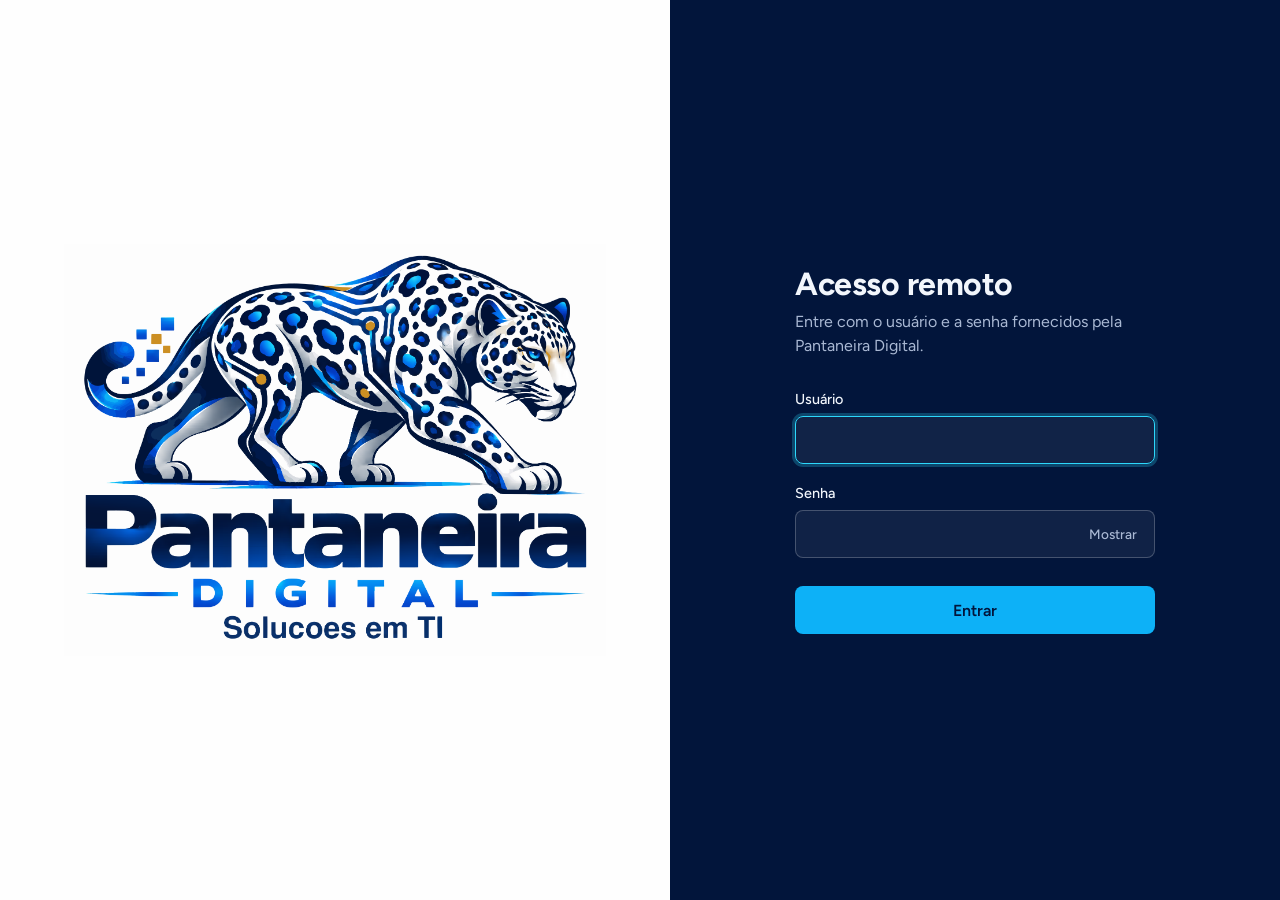
<file: app/pages/login.html>
<!DOCTYPE html>
<html lang="pt-BR">
<head>
  <meta charset="UTF-8">
  <meta name="viewport" content="width=device-width, initial-scale=1">
  <link rel="stylesheet" href="../static/css/style.css">
  <title>Pantaneira Digital | Login</title>
</head>
<body>
  <!doctype html>
<html lang="pt-BR">
<head>
<meta charset="utf-8">
<meta name="viewport" content="width=device-width, initial-scale=1">
<title>Acesso remoto · Pantaneira Digital</title>
<link rel="icon" type="image/webp" href="../static/src/logo_image.webp">
<link rel="preconnect" href="https://fonts.googleapis.com">
<link rel="preconnect" href="https://fonts.gstatic.com" crossorigin>
<link href="https://fonts.googleapis.com/css2?family=Figtree:wght@400;500;600;700&display=swap" rel="stylesheet">
<link src="../static/css/style.css">
</head>
<body>
  <main class="tela">
    <section class="marca">
      <img src="../static/src/login_image.webp" alt="Pantaneira Digital — Soluções em TI" fetchpriority="high">
    </section>

    <section class="acesso">
      <div class="form-wrap">
        <h1>Acesso remoto</h1>
        <p class="intro">Entre com o usuário e a senha fornecidos pela Pantaneira Digital.</p>

        <form method="post" autocomplete="on" id="loginForm">
          <div class="campo">
            <label for="username">Usuário</label>
            <input id="username" name="username" type="text" autocomplete="username" autocapitalize="none" spellcheck="false" required autofocus>
          </div>

          <div class="campo">
            <label for="password">Senha</label>
            <div class="entrada">
              <input id="password" name="password" type="password" autocomplete="current-password" required>
              <button type="button" class="mostrar" aria-controls="password" aria-pressed="false">Mostrar</button>
            </div>
          </div>

          <p id="error" role="alert" hidden></p>

          <button type="submit" class="entrar" id="button">Entrar</button>
        </form>
      </div>
    </section>
  </main>
</body>
  <script src="../static/js/login.js" type="module"></script>
</body>
</html>
</file>
<file: app/static/css/style.css>
:root {
    --branco: #fefefe;
    --marinho: #02153b;
    --marinho-2: #021c4b;
    --azul: #0db1f7;
    --ciano: #2dd7fb;
    --texto: #f2f6fc;
    --texto-suave: #a9b8d3;
    --linha: rgba(255, 255, 255, .22);
    --campo: rgba(255, 255, 255, .06);
    --erro: #ff9b9b;
    --fonte: "Figtree", system-ui, -apple-system, "Segoe UI", Roboto, sans-serif;
  }

  *, *::before, *::after { box-sizing: border-box; }
  html, body { height: 100%; }
  body {
    margin: 0;
    font-family: var(--fonte);
    color: var(--texto);
    background: var(--marinho);
    -webkit-font-smoothing: antialiased;
  }

  .tela {
    min-height: 100dvh;
    display: grid;
    grid-template-columns: minmax(0, 1.1fr) minmax(0, 1fr);
  }

  /* ---------- Painel da marca (esquerda) ---------- */
  .marca {
    background: var(--branco); /* mesmo fundo do SVG, a logo se funde com o painel */
    display: grid;
    place-items: center;
    padding: clamp(24px, 5vw, 72px);
  }
  .marca img {
    display: block;
    width: min(100%, 600px);
    height: auto;
  }

  /* ---------- Painel de acesso (direita) ---------- */
  .acesso {
    background: var(--marinho);
    display: grid;
    place-items: center;
    padding: clamp(24px, 5vw, 72px);
  }
  .form-wrap { width: 100%; max-width: 360px; }

  h1 {
    margin: 0 0 8px;
    font-size: 2rem;
    line-height: 1.15;
    font-weight: 700;
    letter-spacing: -.015em;
  }
  .intro {
    margin: 0 0 32px;
    color: var(--texto-suave);
    font-size: 1rem;
    line-height: 1.5;
    max-width: 34ch;
  }

  .campo { margin-bottom: 20px; }
  label {
    display: block;
    margin-bottom: 8px;
    font-size: .9rem;
    font-weight: 500;
    color: var(--texto);
  }
  .entrada { position: relative; }
  input {
    width: 100%;
    height: 48px;
    padding: 0 14px;
    font: inherit;
    font-size: 1rem;
    color: var(--texto);
    background: var(--campo);
    border: 1px solid var(--linha);
    border-radius: 8px;
    transition: border-color .15s, box-shadow .15s;
  }
  input:hover { border-color: rgba(255, 255, 255, .38); }
  input:focus {
    outline: none;
    border-color: var(--ciano);
    box-shadow: 0 0 0 3px rgba(45, 215, 251, .25);
  }
  input:-webkit-autofill {
    -webkit-text-fill-color: var(--texto);
    box-shadow: 0 0 0 100px var(--marinho-2) inset;
    caret-color: var(--texto);
  }
  #senha { padding-right: 84px; }

  .mostrar {
    position: absolute;
    top: 6px; right: 6px;
    height: 36px;
    padding: 0 12px;
    font: inherit;
    font-size: .85rem;
    font-weight: 500;
    color: var(--texto-suave);
    background: transparent;
    border: 0;
    border-radius: 6px;
    cursor: pointer;
  }
  .mostrar:hover { color: var(--texto); }
  .mostrar:focus-visible { outline: 2px solid var(--ciano); outline-offset: 1px; }

  .erro {
    margin: 0 0 16px;
    font-size: .9rem;
    color: var(--erro);
  }

  .entrar {
    width: 100%;
    height: 48px;
    margin-top: 8px;
    font: inherit;
    font-size: 1rem;
    font-weight: 600;
    color: var(--marinho);
    background: var(--azul);
    border: 0;
    border-radius: 8px;
    cursor: pointer;
    transition: background-color .15s;
  }
  .entrar:hover { background: var(--ciano); }
  .entrar:focus-visible { outline: 2px solid var(--branco); outline-offset: 3px; }
  .entrar:active { background: #0a9ad8; }

  .ajuda {
    margin: 28px 0 0;
    padding-top: 20px;
    border-top: 1px solid var(--linha);
    font-size: .9rem;
    line-height: 1.5;
    color: var(--texto-suave);
  }

  #error {
    color: rgb(202, 13, 13);
  }

  /* ---------- Celular e telas estreitas ---------- */
  @media (max-width: 820px) {
    .tela { grid-template-columns: 1fr; grid-template-rows: auto 1fr; }
    .marca { padding: 28px 24px 20px; }
    .marca img { width: min(100%, 260px); }
    .acesso { place-items: start center; padding-top: 40px; }
  }

  @media (prefers-reduced-motion: reduce) {
    * { transition: none !important; }
  }
</file>
